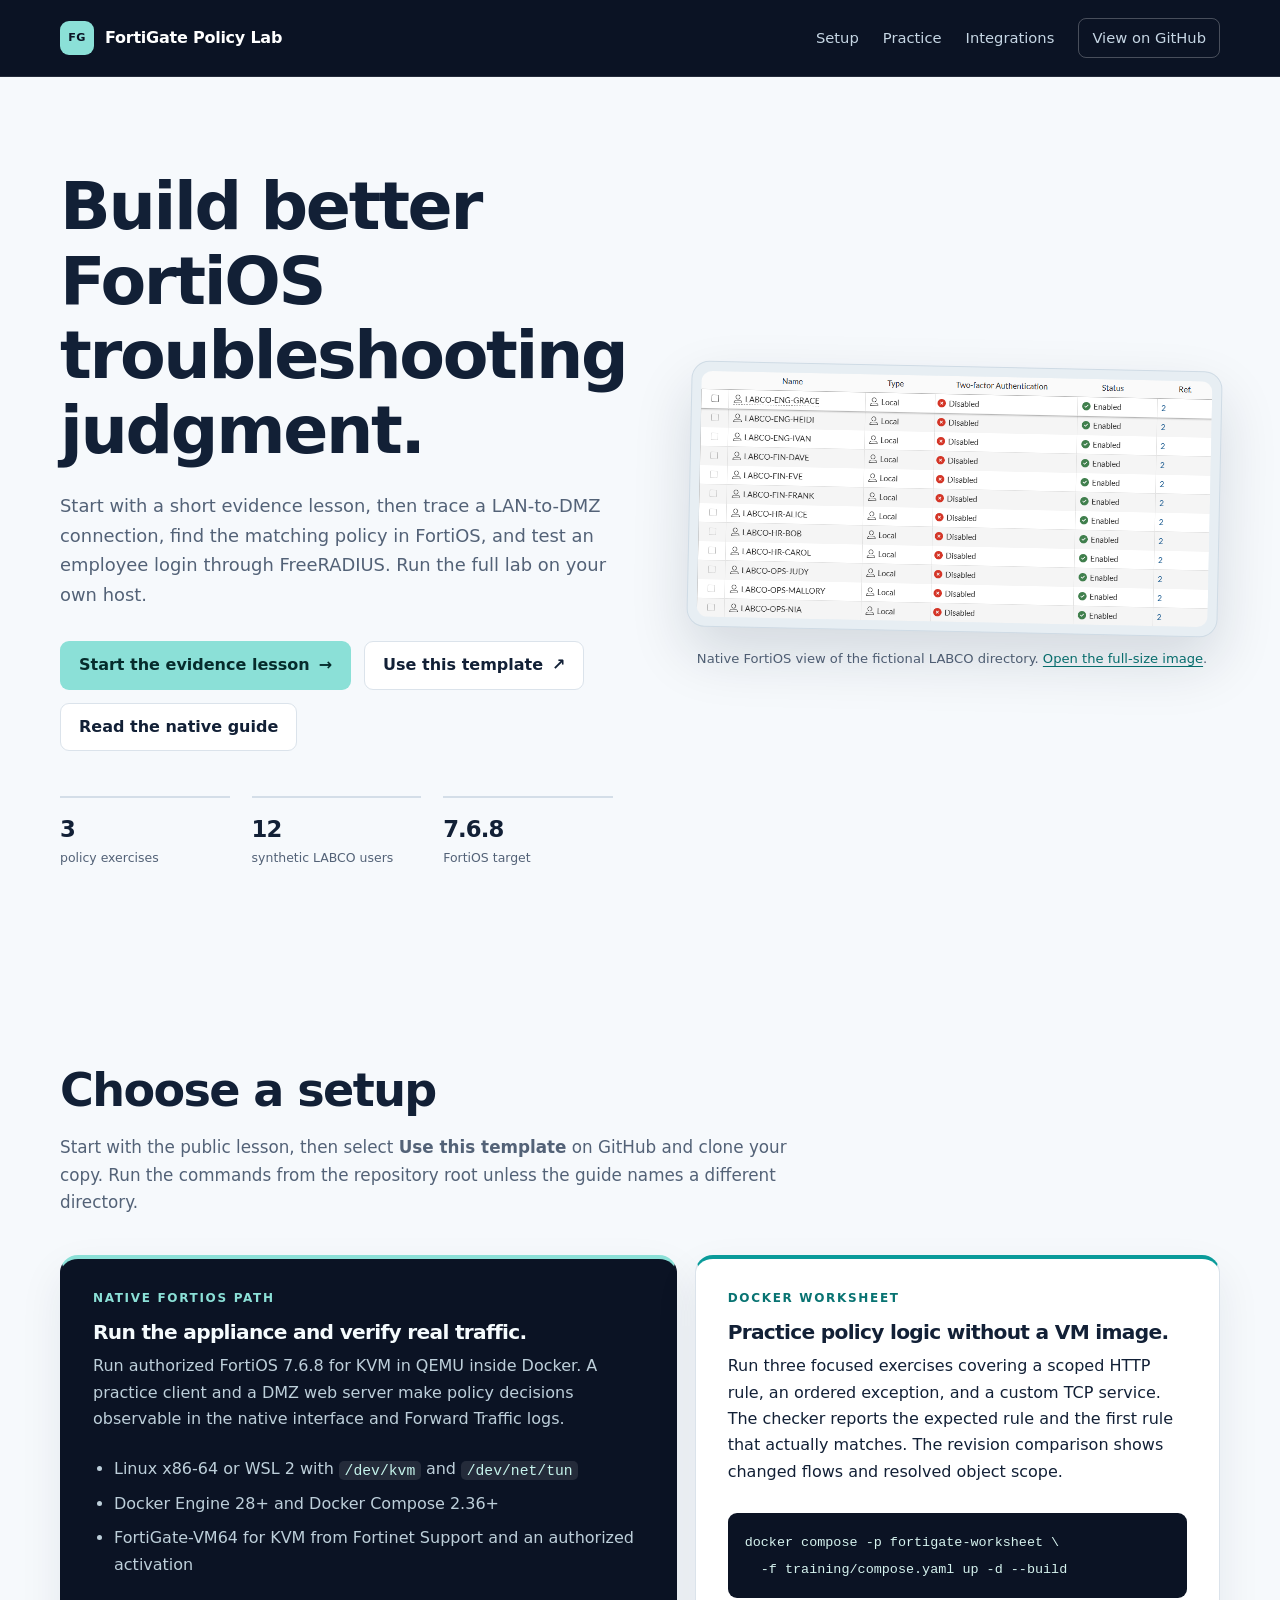
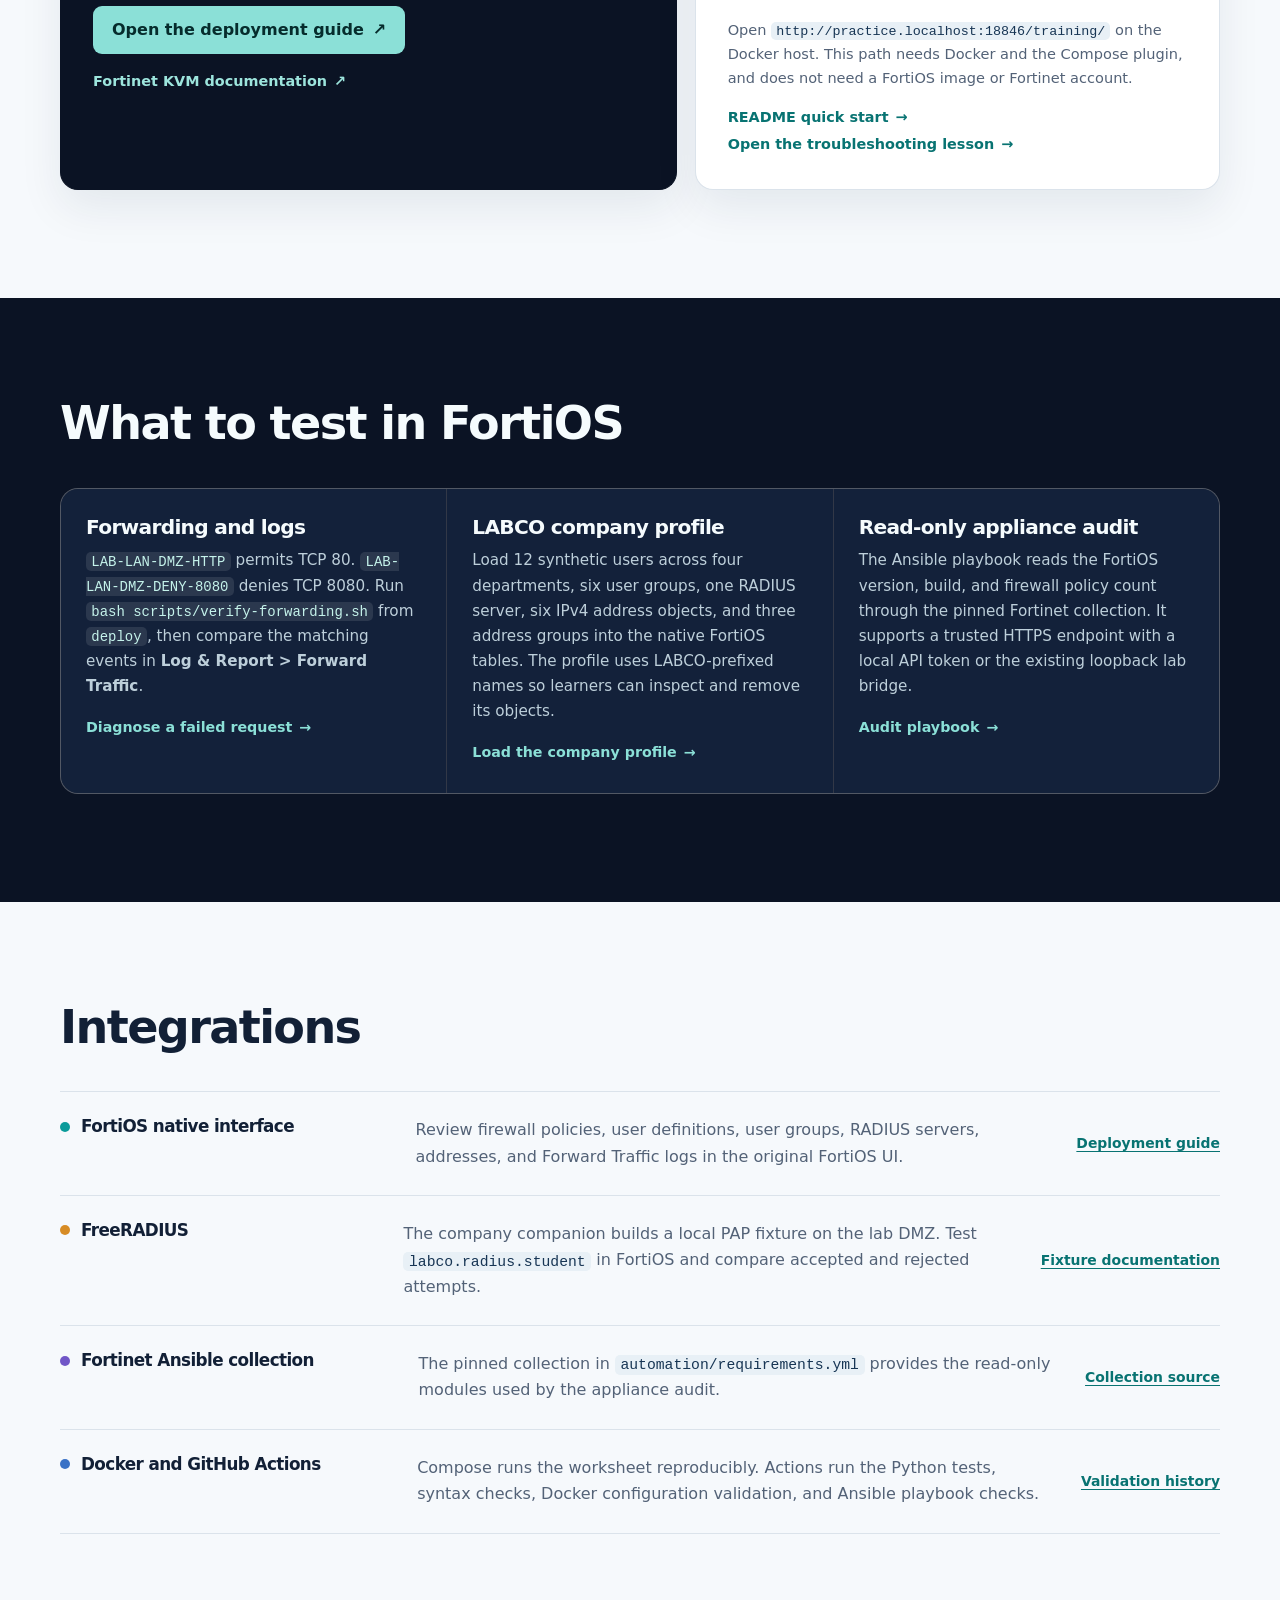
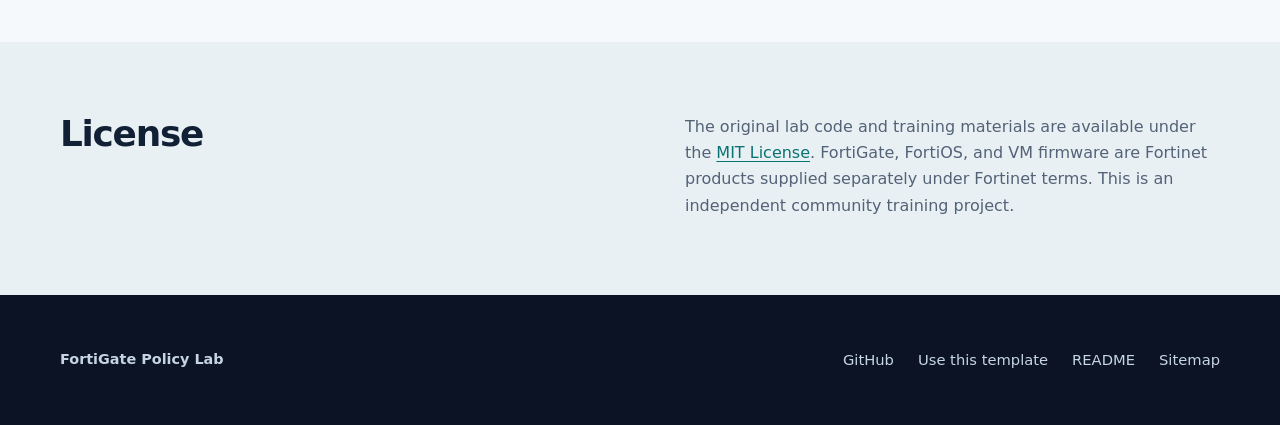
<file: docs/index.html>
<!doctype html>
<html lang="en">
<head>
  <meta charset="utf-8">
  <meta name="viewport" content="width=device-width, initial-scale=1">
  <meta name="description" content="FortiGate Policy Lab: a reusable FortiOS practice environment with an interactive evidence lesson, firewall policy exercises, traffic logs, RADIUS authentication, and read-only Ansible auditing.">
  <meta name="robots" content="index,follow">
  <meta name="theme-color" content="#0b1324">
  <link rel="canonical" href="https://ibondarenko1.github.io/fortigate-lab-template/">
  <meta property="og:type" content="website">
  <meta property="og:site_name" content="FortiGate Policy Lab">
  <meta property="og:title" content="FortiGate Policy Lab | FortiOS practice environment">
  <meta property="og:description" content="Practice FortiOS evidence correlation, firewall policy, forwarding logs, RADIUS authentication, and read-only Ansible auditing in a reusable open lab.">
  <meta property="og:url" content="https://ibondarenko1.github.io/fortigate-lab-template/">
  <meta property="og:image" content="https://ibondarenko1.github.io/fortigate-lab-template/lab-preview.png">
  <meta property="og:image:alt" content="Native FortiOS User Definition table showing synthetic LABCO users from four departments">
  <meta name="twitter:card" content="summary_large_image">
  <meta name="twitter:title" content="FortiGate Policy Lab | FortiOS practice environment">
  <meta name="twitter:description" content="A reusable open lab for FortiOS evidence correlation, policy, logging, RADIUS, and Ansible practice.">
  <meta name="twitter:image" content="https://ibondarenko1.github.io/fortigate-lab-template/lab-preview.png">
  <meta name="twitter:image:alt" content="Native FortiOS User Definition table showing synthetic LABCO users from four departments">
  <title>FortiGate Policy Lab | FortiOS practice environment</title>
  <link rel="stylesheet" href="site.css">
  <script type="application/ld+json">
  {
    "@context": "https://schema.org",
    "@type": "LearningResource",
    "name": "FortiGate Policy Lab",
    "description": "A reusable open lab for practicing FortiOS evidence correlation, firewall policy, forwarding logs, RADIUS authentication, and read-only Ansible auditing.",
    "url": "https://ibondarenko1.github.io/fortigate-lab-template/",
    "image": "https://ibondarenko1.github.io/fortigate-lab-template/lab-preview.png",
    "learningResourceType": "Hands-on network security lab",
    "isAccessibleForFree": true,
    "inLanguage": "en",
    "license": "https://opensource.org/license/mit",
    "about": ["FortiGate", "FortiOS", "FortiGate-VM", "RADIUS", "Docker", "Ansible"],
    "sameAs": "https://github.com/ibondarenko1/fortigate-lab-template"
  }
  </script>
</head>
<body>
  <a class="skip-link" href="#main-content">Skip to content</a>
  <header class="site-header">
    <div class="shell nav-wrap">
      <a class="brand" href="./" aria-label="FortiGate Policy Lab home">
        <span class="brand-mark" aria-hidden="true">FG</span>
        <span>FortiGate Policy Lab</span>
      </a>
      <nav aria-label="Primary navigation">
        <a href="#setup">Setup</a>
        <a href="#practice">Practice</a>
        <a href="#integrations">Integrations</a>
        <a class="nav-github" href="https://github.com/ibondarenko1/fortigate-lab-template">View on GitHub</a>
      </nav>
    </div>
  </header>

  <main id="main-content">
    <section class="hero shell" aria-labelledby="hero-title">
      <div class="hero-copy">
        <h1 id="hero-title">Build better FortiOS troubleshooting judgment.</h1>
        <p class="hero-lede">Start with a short evidence lesson, then trace a LAN-to-DMZ connection, find the matching policy in FortiOS, and test an employee login through FreeRADIUS. Run the full lab on your own host.</p>
        <div class="hero-actions">
          <a class="button button-primary" href="lesson.html">Start the evidence lesson <span aria-hidden="true">→</span></a>
          <a class="button button-secondary" href="https://github.com/ibondarenko1/fortigate-lab-template/generate">Use this template <span aria-hidden="true">↗</span></a>
          <a class="button button-secondary" href="https://github.com/ibondarenko1/fortigate-lab-template/blob/main/deploy/README.md">Read the native guide</a>
        </div>
        <dl class="stats" aria-label="Lab facts">
          <div><dt>3</dt><dd>policy exercises</dd></div>
          <div><dt>12</dt><dd>synthetic LABCO users</dd></div>
          <div><dt>7.6.8</dt><dd>FortiOS target</dd></div>
        </dl>
      </div>
      <figure class="hero-figure">
        <a class="image-frame" href="lab-preview.png" target="_blank" rel="noopener">
          <img src="lab-preview.png" width="968" height="466" alt="Native FortiOS User Definition table showing synthetic LABCO users from Human Resources, Finance, Engineering, and Operations" loading="eager">
        </a>
        <figcaption>Native FortiOS view of the fictional LABCO directory. <a href="lab-preview.png" target="_blank" rel="noopener">Open the full-size image</a>.</figcaption>
      </figure>
    </section>

    <section id="setup" class="section shell" aria-labelledby="setup-title">
      <div class="section-heading">
        <h2 id="setup-title">Choose a setup</h2>
        <p>Start with the public lesson, then select <strong>Use this template</strong> on GitHub and clone your copy. Run the commands from the repository root unless the guide names a different directory.</p>
      </div>
      <div class="setup-grid">
        <article class="setup-card setup-card-native">
          <p class="path-label">Native FortiOS path</p>
          <h3>Run the appliance and verify real traffic.</h3>
          <p>Run authorized FortiOS 7.6.8 for KVM in QEMU inside Docker. A practice client and a DMZ web server make policy decisions observable in the native interface and Forward Traffic logs.</p>
          <ul>
            <li>Linux x86-64 or WSL 2 with <code>/dev/kvm</code> and <code>/dev/net/tun</code></li>
            <li>Docker Engine 28+ and Docker Compose 2.36+</li>
            <li>FortiGate-VM64 for KVM from Fortinet Support and an authorized activation</li>
          </ul>
          <a class="button button-primary" href="https://github.com/ibondarenko1/fortigate-lab-template/blob/main/deploy/README.md">Open the deployment guide <span aria-hidden="true">↗</span></a>
          <a class="inline-link" href="https://docs.fortinet.com/document/fortigate-private-cloud/7.6.0/kvm-administration-guide/659352/deploying-the-fortigate-vm">Fortinet KVM documentation <span aria-hidden="true">↗</span></a>
        </article>
        <article class="setup-card">
          <p class="path-label">Docker worksheet</p>
          <h3>Practice policy logic without a VM image.</h3>
          <p>Run three focused exercises covering a scoped HTTP rule, an ordered exception, and a custom TCP service. The checker reports the expected rule and the first rule that actually matches. The revision comparison shows changed flows and resolved object scope.</p>
          <pre><code>docker compose -p fortigate-worksheet \
  -f training/compose.yaml up -d --build</code></pre>
          <p class="small-copy">Open <code>http://practice.localhost:18846/training/</code> on the Docker host. This path needs Docker and the Compose plugin, and does not need a FortiOS image or Fortinet account.</p>
          <a class="inline-link" href="https://github.com/ibondarenko1/fortigate-lab-template#try-the-worksheet">README quick start <span aria-hidden="true">→</span></a>
          <a class="inline-link" href="lesson.html">Open the troubleshooting lesson <span aria-hidden="true">→</span></a>
        </article>
      </div>
    </section>

    <section id="practice" class="section section-dark" aria-labelledby="practice-title">
      <div class="shell">
        <div class="section-heading section-heading-dark">
          <h2 id="practice-title">What to test in FortiOS</h2>
        </div>
        <div class="practice-grid">
          <article>
            <h3>Forwarding and logs</h3>
            <p><code>LAB-LAN-DMZ-HTTP</code> permits TCP 80. <code>LAB-LAN-DMZ-DENY-8080</code> denies TCP 8080. Run <code>bash scripts/verify-forwarding.sh</code> from <code>deploy</code>, then compare the matching events in <strong>Log &amp; Report &gt; Forward Traffic</strong>.</p>
            <a class="dark-link" href="lesson.html">Diagnose a failed request <span aria-hidden="true">→</span></a>
          </article>
          <article>
            <h3>LABCO company profile</h3>
            <p>Load 12 synthetic users across four departments, six user groups, one RADIUS server, six IPv4 address objects, and three address groups into the native FortiOS tables. The profile uses LABCO-prefixed names so learners can inspect and remove its objects.</p>
            <a class="dark-link" href="https://github.com/ibondarenko1/fortigate-lab-template#load-a-company-into-fortios">Load the company profile <span aria-hidden="true">→</span></a>
          </article>
          <article>
            <h3>Read-only appliance audit</h3>
            <p>The Ansible playbook reads the FortiOS version, build, and firewall policy count through the pinned Fortinet collection. It supports a trusted HTTPS endpoint with a local API token or the existing loopback lab bridge.</p>
            <a class="dark-link" href="https://github.com/ibondarenko1/fortigate-lab-template/blob/main/automation/audit.yml">Audit playbook <span aria-hidden="true">→</span></a>
          </article>
        </div>
      </div>
    </section>

    <section id="integrations" class="section shell" aria-labelledby="integrations-title">
      <div class="section-heading">
        <h2 id="integrations-title">Integrations</h2>
      </div>
      <div class="integration-list">
        <article class="integration-row">
          <h3><span class="dot dot-teal" aria-hidden="true"></span>FortiOS native interface</h3>
          <p>Review firewall policies, user definitions, user groups, RADIUS servers, addresses, and Forward Traffic logs in the original FortiOS UI.</p>
          <a href="https://github.com/ibondarenko1/fortigate-lab-template/blob/main/deploy/README.md">Deployment guide</a>
        </article>
        <article class="integration-row">
          <h3><span class="dot dot-amber" aria-hidden="true"></span>FreeRADIUS</h3>
          <p>The company companion builds a local PAP fixture on the lab DMZ. Test <code>labco.radius.student</code> in FortiOS and compare accepted and rejected attempts.</p>
          <a href="https://github.com/ibondarenko1/fortigate-lab-template/blob/main/training/radius/README.md">Fixture documentation</a>
        </article>
        <article class="integration-row">
          <h3><span class="dot dot-violet" aria-hidden="true"></span>Fortinet Ansible collection</h3>
          <p>The pinned collection in <code>automation/requirements.yml</code> provides the read-only modules used by the appliance audit.</p>
          <a href="https://github.com/fortinet-ansible-dev/ansible-galaxy-fortios-collection">Collection source</a>
        </article>
        <article class="integration-row">
          <h3><span class="dot dot-blue" aria-hidden="true"></span>Docker and GitHub Actions</h3>
          <p>Compose runs the worksheet reproducibly. Actions run the Python tests, syntax checks, Docker configuration validation, and Ansible playbook checks.</p>
          <a href="https://github.com/ibondarenko1/fortigate-lab-template/actions">Validation history</a>
        </article>
      </div>
    </section>

    <section class="section terms-section" aria-labelledby="terms-title">
      <div class="shell terms-grid">
        <h2 id="terms-title">License</h2>
        <p>The original lab code and training materials are available under the <a href="https://github.com/ibondarenko1/fortigate-lab-template/blob/main/LICENSE">MIT License</a>. FortiGate, FortiOS, and VM firmware are Fortinet products supplied separately under Fortinet terms. This is an independent community training project.</p>
      </div>
    </section>
  </main>

  <footer class="site-footer">
    <div class="shell footer-wrap">
      <p><strong>FortiGate Policy Lab</strong></p>
      <nav aria-label="Footer navigation">
        <a href="https://github.com/ibondarenko1/fortigate-lab-template">GitHub</a>
        <a href="https://github.com/ibondarenko1/fortigate-lab-template/generate">Use this template</a>
        <a href="https://github.com/ibondarenko1/fortigate-lab-template/blob/main/README.md">README</a>
        <a href="sitemap.xml">Sitemap</a>
      </nav>
    </div>
  </footer>
</body>
</html>
</file>
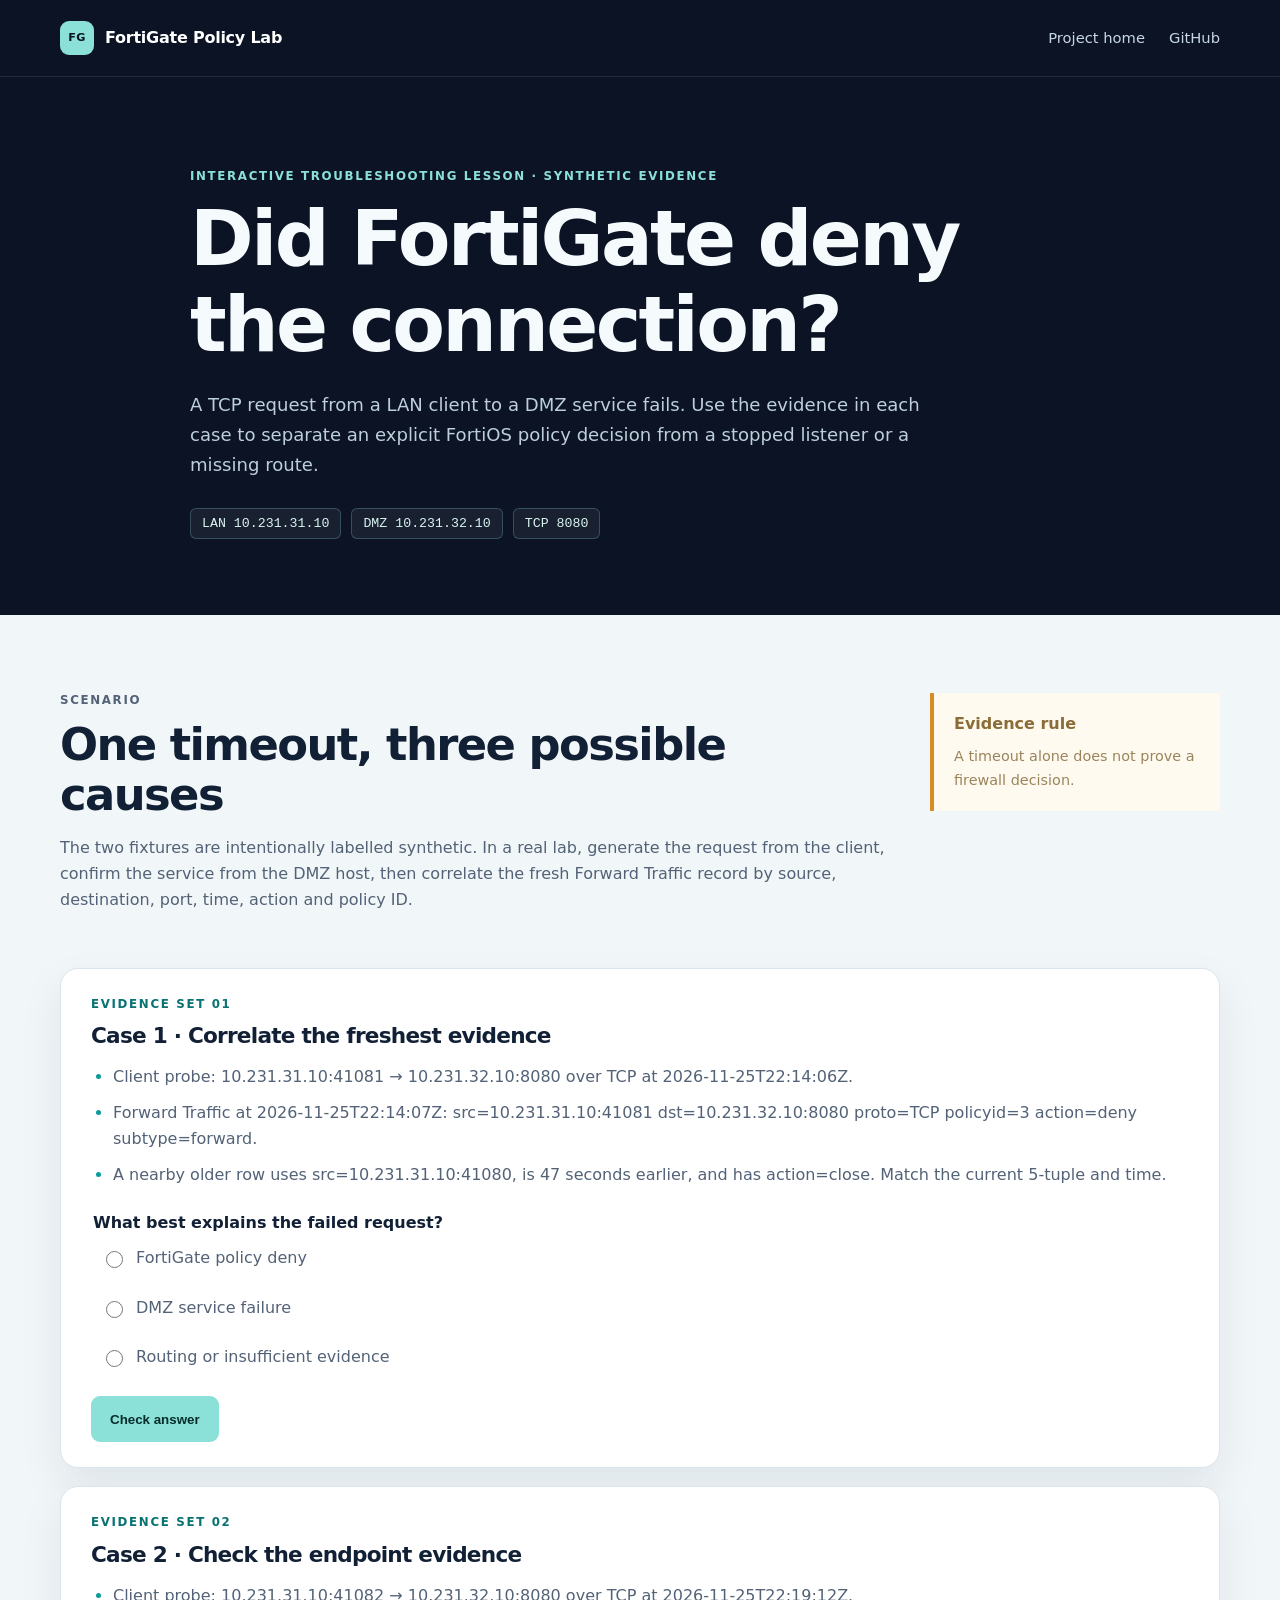
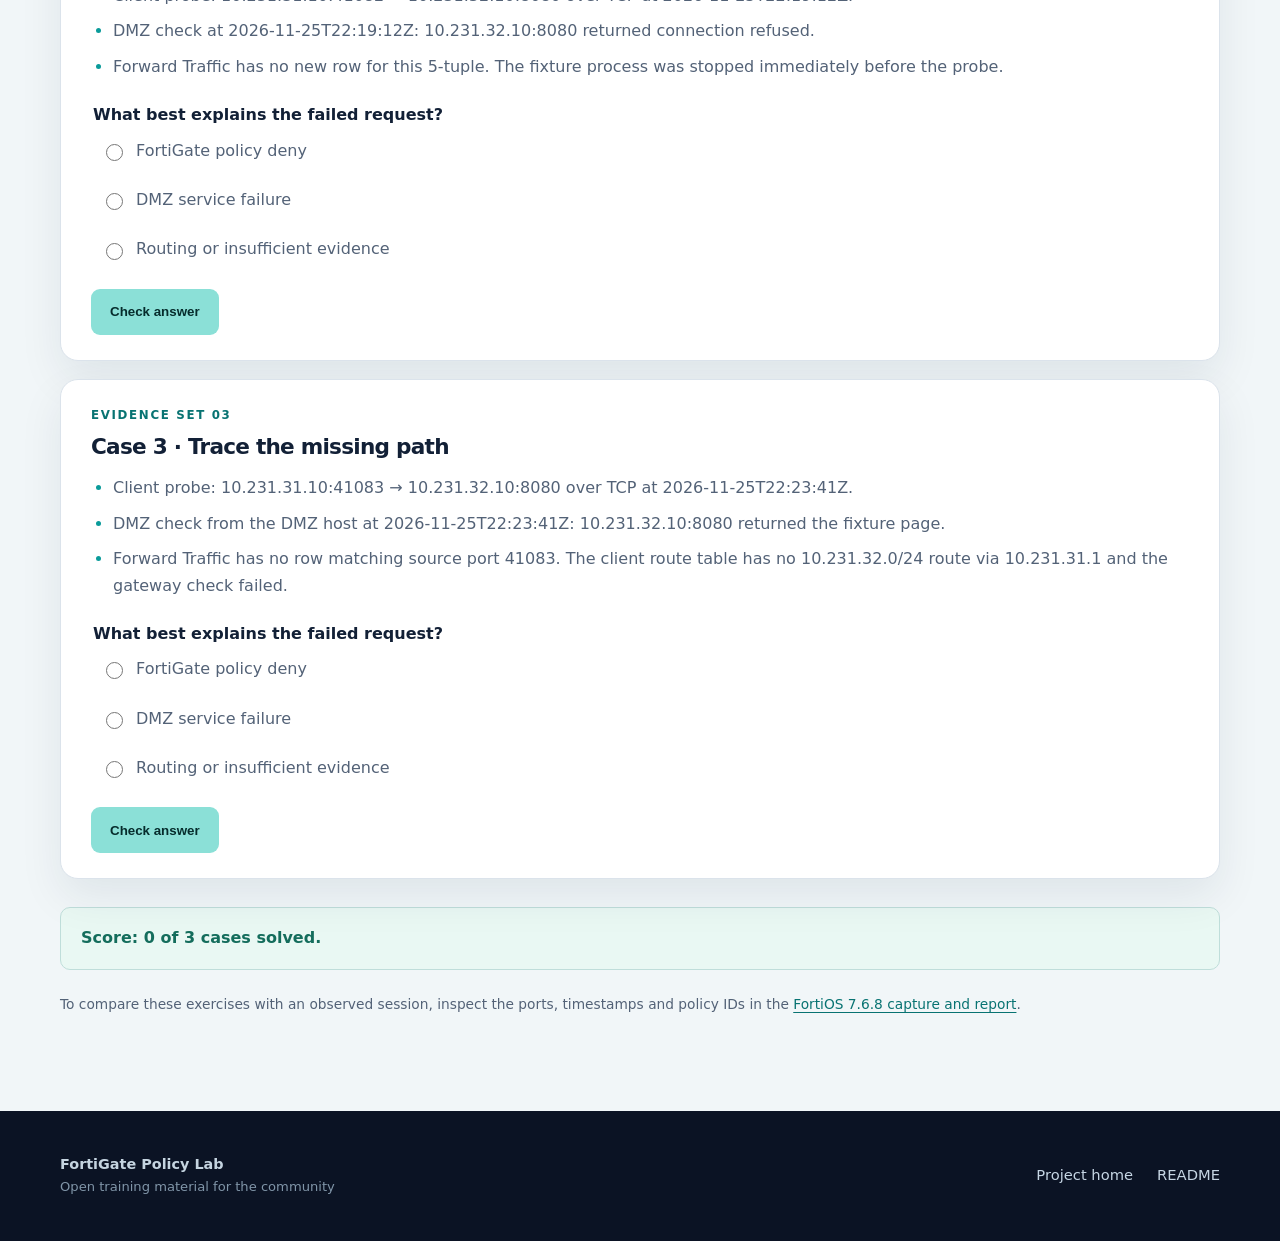
<file: docs/lesson.html>
<!doctype html>
<html lang="en">
<head>
  <meta charset="utf-8">
  <meta name="viewport" content="width=device-width, initial-scale=1">
  <meta name="description" content="A short FortiGate troubleshooting exercise about separating policy denies from service and routing failures.">
  <title>FortiGate Policy Lab · Diagnose a TCP deny</title>
  <link rel="stylesheet" href="site.css">
</head>
<body class="lesson-page">
  <a class="skip-link" href="#lesson-main">Skip to exercise</a>
  <header class="site-header">
    <div class="shell nav-wrap">
      <a class="brand" href="index.html"><span class="brand-mark" aria-hidden="true">FG</span><span>FortiGate Policy Lab</span></a>
      <nav aria-label="Primary navigation"><a href="index.html">Project home</a><a href="https://github.com/ibondarenko1/fortigate-lab-template">GitHub</a></nav>
    </div>
  </header>
  <main id="lesson-main">
    <section class="lesson-hero">
      <div class="shell lesson-hero-inner">
        <p class="eyebrow">Interactive troubleshooting lesson · synthetic evidence</p>
        <h1>Did FortiGate deny the connection?</h1>
        <p class="lesson-lede">A TCP request from a LAN client to a DMZ service fails. Use the evidence in each case to separate an explicit FortiOS policy decision from a stopped listener or a missing route.</p>
        <div class="lesson-meta" aria-label="Scenario facts"><span>LAN 10.231.31.10</span><span>DMZ 10.231.32.10</span><span>TCP 8080</span></div>
      </div>
    </section>
    <section class="lesson-section shell" aria-labelledby="brief-title">
      <div class="lesson-brief">
        <div><p class="eyebrow">Scenario</p><h2 id="brief-title">One timeout, three possible causes</h2><p>The two fixtures are intentionally labelled synthetic. In a real lab, generate the request from the client, confirm the service from the DMZ host, then correlate the fresh Forward Traffic record by source, destination, port, time, action and policy ID.</p></div>
        <div class="lesson-callout"><strong>Evidence rule</strong><span>A timeout alone does not prove a firewall decision.</span></div>
      </div>
      <div id="case-list" class="lesson-cases"></div>
      <div id="lesson-score" class="lesson-score" role="status" aria-live="polite"></div>
      <p class="lesson-footnote">To compare these exercises with an observed session, inspect the ports, timestamps and policy IDs in the <a href="https://github.com/ibondarenko1/fortigate-lab-template/tree/main/deploy/examples/forwarding">FortiOS 7.6.8 capture and report</a>.</p>
    </section>
  </main>
  <footer class="site-footer"><div class="shell footer-wrap"><p><strong>FortiGate Policy Lab</strong><br><span>Open training material for the community</span></p><nav aria-label="Footer navigation"><a href="index.html">Project home</a><a href="https://github.com/ibondarenko1/fortigate-lab-template/blob/main/README.md">README</a></nav></div></footer>
  <script>
    (function () {
      'use strict';
      var cases = [
        {
          title: 'Case 1 · Correlate the freshest evidence',
          evidence: [
            'Client probe: 10.231.31.10:41081 → 10.231.32.10:8080 over TCP at 2026-11-25T22:14:06Z.',
            'Forward Traffic at 2026-11-25T22:14:07Z: src=10.231.31.10:41081 dst=10.231.32.10:8080 proto=TCP policyid=3 action=deny subtype=forward.',
            'A nearby older row uses src=10.231.31.10:41080, is 47 seconds earlier, and has action=close. Match the current 5-tuple and time.'
          ],
          answer: 'policy',
          explanation: 'The exact source port, destination, protocol, and destination port correlate with a fresh Forward Traffic row. Policy ID 3 and action deny identify an explicit FortiGate decision; the older source port is a stale connection.'
        },
        {
          title: 'Case 2 · Check the endpoint evidence',
          evidence: [
            'Client probe: 10.231.31.10:41082 → 10.231.32.10:8080 over TCP at 2026-11-25T22:19:12Z.',
            'DMZ check at 2026-11-25T22:19:12Z: 10.231.32.10:8080 returned connection refused.',
            'Forward Traffic has no new row for this 5-tuple. The fixture process was stopped immediately before the probe.'
          ],
          answer: 'service',
          explanation: 'Connection refused is endpoint evidence, and no Forward Traffic event matches source port 41082. Restore the listener before diagnosing a policy.'
        },
        {
          title: 'Case 3 · Trace the missing path',
          evidence: [
            'Client probe: 10.231.31.10:41083 → 10.231.32.10:8080 over TCP at 2026-11-25T22:23:41Z.',
            'DMZ check from the DMZ host at 2026-11-25T22:23:41Z: 10.231.32.10:8080 returned the fixture page.',
            'Forward Traffic has no row matching source port 41083. The client route table has no 10.231.32.0/24 route via 10.231.31.1 and the gateway check failed.'
          ],
          answer: 'route',
          explanation: 'The listener is healthy, but the client cannot reach the DMZ network and no FortiOS event matches source port 41083. Fix or verify routing before attributing the failure to a policy.'
        }
      ];
      var labels = { policy: 'FortiGate policy deny', service: 'DMZ service failure', route: 'Routing or insufficient evidence' };
      var root = document.getElementById('case-list');
      var score = document.getElementById('lesson-score');
      var correct = 0;
      function node(tag, className, text) { var item = document.createElement(tag); if (className) item.className = className; if (text !== undefined) item.textContent = text; return item; }
      function renderCase(item, index) {
        var article = node('article', 'lesson-case'); article.id = 'case-' + index;
        article.appendChild(node('p', 'eyebrow', 'Evidence set ' + String(index + 1).padStart(2, '0')));
        article.appendChild(node('h3', '', item.title));
        var list = node('ul', 'evidence-list'); item.evidence.forEach(function (line) { list.appendChild(node('li', '', line)); }); article.appendChild(list);
        var form = node('fieldset', 'answer-fieldset'); form.appendChild(node('legend', 'field-label', 'What best explains the failed request?'));
        Object.keys(labels).forEach(function (key) {
          var label = node('label', 'answer-option'); var input = document.createElement('input'); input.type = 'radio'; input.name = 'case-' + index; input.value = key; label.append(input, node('span', '', labels[key])); form.appendChild(label);
        });
        var actions = node('div', 'lesson-actions'); var button = node('button', 'button button-primary', 'Check answer'); button.type = 'button'; actions.appendChild(button); article.appendChild(form); article.appendChild(actions);
        var result = node('div', 'lesson-result'); result.hidden = true; result.setAttribute('role', 'status'); result.setAttribute('aria-live', 'polite'); article.appendChild(result);
        button.addEventListener('click', function () {
          var selected = form.querySelector('input:checked');
          if (!selected) { result.hidden = false; result.className = 'lesson-result lesson-result-warning'; result.textContent = 'Choose one explanation before checking this case.'; return; }
          var right = selected.value === item.answer;
          if (article.dataset.answer === 'correct') correct -= 1;
          if (right) correct += 1;
          article.dataset.answer = right ? 'correct' : 'wrong';
          result.hidden = false; result.className = 'lesson-result ' + (right ? 'lesson-result-correct' : 'lesson-result-wrong');
          result.textContent = (right ? 'Correct. ' : 'Review the evidence. ') + item.explanation;
          button.textContent = right ? 'Checked' : 'Try again';
          score.textContent = 'Score: ' + correct + ' of ' + cases.length + ' cases solved.';
        });
        return article;
      }
      cases.forEach(function (item, index) { root.appendChild(renderCase(item, index)); });
      score.textContent = 'Score: 0 of ' + cases.length + ' cases solved.';
    }());
  </script>
</body>
</html>
</file>
<file: docs/site.css>
:root {
  --ink: #122036;
  --muted: #536277;
  --line: #dbe3eb;
  --paper: #f6f9fc;
  --white: #fff;
  --navy: #0b1324;
  --navy-soft: #13213a;
  --teal: #0a9b9a;
  --teal-dark: #087372;
  --amber: #d78c25;
  --violet: #7056c7;
  --blue: #3972c6;
  --shadow: 0 18px 44px rgba(16, 36, 62, .08);
  --radius: 18px;
}

* { box-sizing: border-box; }
html { scroll-behavior: smooth; }
body {
  margin: 0;
  color: var(--ink);
  background: var(--paper);
  font-family: Inter, ui-sans-serif, system-ui, -apple-system, BlinkMacSystemFont, "Segoe UI", sans-serif;
  font-size: 16px;
  line-height: 1.65;
  text-rendering: optimizeLegibility;
}
a { color: var(--teal-dark); text-underline-offset: 3px; }
a:hover { color: #055856; }
code {
  padding: .12em .38em;
  border-radius: 5px;
  color: #173554;
  background: #e8f0f6;
  font: .92em/1.2 "SFMono-Regular", Consolas, "Liberation Mono", monospace;
}
.shell { width: min(1160px, calc(100% - 48px)); margin: 0 auto; }
.skip-link {
  position: absolute;
  top: -48px;
  left: 16px;
  z-index: 5;
  padding: 8px 14px;
  color: var(--white);
  background: var(--teal-dark);
  border-radius: 0 0 8px 8px;
}
.skip-link:focus { top: 0; }
.site-header { color: #edf5fa; background: var(--navy); border-bottom: 1px solid rgba(255,255,255,.1); }
.nav-wrap { display: flex; align-items: center; justify-content: space-between; min-height: 76px; gap: 28px; }
.brand { display: inline-flex; align-items: center; gap: 11px; color: #fff; font-weight: 760; letter-spacing: -.015em; text-decoration: none; white-space: nowrap; }
.brand:hover { color: #fff; }
.brand-mark {
  display: grid;
  width: 34px;
  height: 34px;
  place-items: center;
  color: var(--navy);
  background: #8be0d7;
  border-radius: 9px;
  font-size: .7rem;
  font-weight: 850;
  letter-spacing: .02em;
}
.site-header nav, .site-footer nav { display: flex; align-items: center; gap: 24px; }
.site-header nav a, .site-footer nav a { color: #c6d6e4; font-size: .92rem; text-decoration: none; }
.site-header nav a:hover, .site-footer nav a:hover { color: #fff; }
.nav-github { padding: 7px 13px; border: 1px solid rgba(255,255,255,.25); border-radius: 8px; }
.hero { display: grid; grid-template-columns: minmax(0, 1.02fr) minmax(360px, .98fr); align-items: center; gap: 76px; padding-top: 92px; padding-bottom: 100px; }
.hero-copy { max-width: 650px; }
h1, h2, h3, p { margin-top: 0; }
h1, h2, h3 { color: var(--ink); line-height: 1.12; letter-spacing: -.035em; }
h1 { max-width: 620px; margin-bottom: 24px; font-size: clamp(2.65rem, 5.2vw, 4.65rem); }
h2 { margin-bottom: 17px; font-size: clamp(2rem, 3.6vw, 3.15rem); }
h3 { margin-bottom: 10px; font-size: 1.26rem; }
.hero-lede { max-width: 610px; margin-bottom: 32px; color: var(--muted); font-size: 1.12rem; }
.hero-actions { display: flex; flex-wrap: wrap; gap: 13px; margin-bottom: 45px; }
.button {
  display: inline-flex;
  align-items: center;
  justify-content: center;
  gap: 9px;
  min-height: 46px;
  padding: 10px 18px;
  border: 1px solid transparent;
  border-radius: 9px;
  font-weight: 750;
  text-decoration: none;
  transition: transform .18s ease, background .18s ease, color .18s ease;
}
.button:hover { transform: translateY(-1px); }
.button-primary { color: #062c2c; background: #8be0d7; }
.button-primary:hover { color: #062c2c; background: #a3e9e0; }
.button-secondary { color: var(--ink); background: var(--white); border-color: var(--line); }
.button-secondary:hover { color: var(--ink); background: #eef5f8; }
.stats { display: grid; grid-template-columns: repeat(3, minmax(0, 1fr)); gap: 22px; margin: 0; }
.stats div { padding-top: 13px; border-top: 2px solid #d4dee8; }
.stats dt { color: var(--ink); font-size: 1.42rem; font-weight: 800; letter-spacing: -.04em; }
.stats dd { margin: 1px 0 0; color: var(--muted); font-size: .78rem; line-height: 1.25; }
.hero-figure { margin: 0; }
.image-frame {
  display: block;
  overflow: hidden;
  padding: 9px;
  background: #e7eef3;
  border: 1px solid #cfdbe5;
  border-radius: 18px;
  box-shadow: 0 26px 58px rgba(7, 28, 48, .14);
  transform: rotate(1.2deg);
}
.image-frame img { display: block; width: 100%; height: auto; border-radius: 11px; background: #dae5ec; }
figcaption { margin: 17px 8px 0; color: var(--muted); font-size: .82rem; line-height: 1.45; }
.section { padding-top: 100px; padding-bottom: 108px; }
.section-heading { max-width: 770px; margin-bottom: 38px; }
.section-heading p:last-child { margin-bottom: 0; color: var(--muted); font-size: 1.05rem; }
.setup-grid { display: grid; grid-template-columns: minmax(0, 1.08fr) minmax(0, .92fr); gap: 18px; align-items: stretch; }
.setup-card {
  min-width: 0;
  padding: 32px;
  background: var(--white);
  border: 1px solid var(--line);
  border-top: 4px solid var(--teal);
  border-radius: var(--radius);
  box-shadow: var(--shadow);
}
.setup-card .button { max-width: 100%; white-space: normal; text-align: center; }
.setup-card-native { color: #d9e8f1; background: var(--navy); border-color: var(--navy); border-top-color: #8be0d7; }
.setup-card-native h3 { color: #f5fbfd; }
.setup-card-native > p:not(.path-label), .setup-card-native li { color: #bdcfda; }
.setup-card-native code { color: #c5f3eb; background: rgba(255,255,255,.1); }
.path-label { margin-bottom: 14px; color: var(--teal-dark); font-size: .75rem; font-weight: 800; letter-spacing: .14em; line-height: 1.3; text-transform: uppercase; }
.setup-card-native .path-label { color: #8be0d7; }
.setup-card ul { margin: 24px 0 28px; padding-left: 21px; }
.setup-card li { margin-bottom: 8px; }
.setup-card .button { margin-bottom: 14px; }
.setup-card pre { margin-top: 28px; }
.inline-link { display: inline-flex; align-items: center; gap: 7px; font-size: .9rem; font-weight: 750; text-decoration: none; }
.inline-link:hover { gap: 10px; }
.setup-card-native .inline-link { color: #9de5dd; }
.small-copy { color: var(--muted); font-size: .91rem; }
.section-dark { color: #d9e8f1; background: var(--navy); }
.section-heading-dark { max-width: 700px; }
.section-dark h2, .section-dark h3 { color: #f5fbfd; }
.section-dark .section-heading p:last-child { color: #bdcfda; }
.practice-grid { display: grid; grid-template-columns: repeat(3, 1fr); gap: 1px; overflow: hidden; background: rgba(255,255,255,.16); border: 1px solid rgba(255,255,255,.16); border-radius: var(--radius); }
.practice-grid article { min-height: 225px; padding: 27px 25px; background: var(--navy-soft); }
.practice-grid p { color: #bdcfda; font-size: .95rem; }
.practice-grid code { color: #c5f3eb; background: rgba(255,255,255,.1); }
.dark-link { display: inline-flex; align-items: center; gap: 7px; color: #8be0d7; font-size: .89rem; font-weight: 750; text-decoration: none; }
.dark-link:hover { color: #d1f7f1; gap: 10px; }
.integration-list { border-top: 1px solid var(--line); }
.integration-row { display: grid; grid-template-columns: minmax(230px, .8fr) minmax(0, 1.55fr) auto; gap: 30px; align-items: start; padding: 25px 0; border-bottom: 1px solid var(--line); }
.integration-row h3 { display: flex; align-items: center; gap: 11px; margin: 0; font-size: 1.05rem; }
.integration-row p { margin: 0; color: var(--muted); }
.integration-row > a { align-self: center; font-size: .87rem; font-weight: 750; white-space: nowrap; }
.dot { display: inline-block; width: 10px; height: 10px; flex: 0 0 auto; border-radius: 50%; }
.dot-teal { background: var(--teal); }.dot-amber { background: var(--amber); }.dot-violet { background: var(--violet); }.dot-blue { background: var(--blue); }
.terms-section { padding-top: 72px; padding-bottom: 76px; background: #e9f0f4; }
.terms-grid { display: grid; grid-template-columns: minmax(0, 1fr) minmax(0, 1fr); gap: 90px; align-items: start; }
.terms-grid h2 { font-size: clamp(1.7rem, 2.8vw, 2.35rem); }
.terms-grid p { margin-bottom: 0; color: var(--muted); }
pre { overflow-x: auto; margin: 15px 0 20px; padding: 16px 17px; color: #d6f3ef; background: var(--navy); border-radius: 9px; }
pre code { padding: 0; color: inherit; background: transparent; font-size: .84rem; }
.site-footer { color: #c5d4e0; background: var(--navy); }
.footer-wrap { display: flex; align-items: center; justify-content: space-between; gap: 30px; min-height: 130px; }
.footer-wrap p { margin: 0; font-size: .9rem; line-height: 1.5; }
.footer-wrap p span { color: #8095a8; font-size: .82rem; }
.footer-wrap nav { flex-wrap: wrap; justify-content: flex-end; }
a:focus-visible, button:focus-visible { outline: 3px solid #e2aa47; outline-offset: 3px; border-radius: 4px; }
@media (max-width: 920px) {
  .hero { grid-template-columns: 1fr; gap: 44px; padding-top: 70px; }
  .hero-copy, .hero-figure { max-width: 720px; }
  .setup-grid { grid-template-columns: 1fr; }
  .practice-grid { grid-template-columns: 1fr; }
  .practice-grid article { min-height: auto; }
}
@media (max-width: 700px) {
  .shell { width: min(100% - 32px, 600px); }
  .nav-wrap { align-items: flex-start; flex-direction: column; padding: 18px 0; gap: 15px; }
  .site-header nav { flex-wrap: wrap; gap: 8px 17px; }
  .site-header nav a { font-size: .86rem; }
  h1 { font-size: clamp(2.4rem, 12vw, 3.55rem); }
  .hero { padding-bottom: 72px; }
  .stats { grid-template-columns: repeat(3, 1fr); gap: 12px; }
  .stats dt { font-size: 1.2rem; }
  .stats dd { font-size: .7rem; }
  .section { padding-top: 72px; padding-bottom: 76px; }
  .setup-card { padding: 26px 23px; }
  .integration-row { grid-template-columns: 1fr; gap: 9px; }
  .integration-row > a { align-self: start; }
  .terms-grid { grid-template-columns: 1fr; gap: 15px; }
  .terms-section { padding-top: 62px; padding-bottom: 66px; }
  .footer-wrap { align-items: flex-start; flex-direction: column; justify-content: center; padding: 28px 0; }
  .footer-wrap nav { justify-content: flex-start; gap: 13px 20px; }
}
@media (max-width: 430px) {
  .stats { grid-template-columns: 1fr; gap: 11px; }
  .stats div { display: flex; align-items: baseline; gap: 9px; }
  .stats dd { font-size: .76rem; }
  .hero-actions { align-items: stretch; flex-direction: column; }
  .hero-actions .button { width: 100%; }
  .small-copy code { overflow-wrap: anywhere; }
  pre code { white-space: pre-wrap; overflow-wrap: anywhere; }
}
@media (prefers-reduced-motion: reduce) {
  html { scroll-behavior: auto; }
  .button, .inline-link, .dark-link { transition: none; }
}

.lesson-page { background: #f1f6f8; }
.lesson-hero { padding: 92px 0 76px; color: #d9e8f1; background: var(--navy); }
.lesson-hero-inner { max-width: 900px; }
.lesson-hero h1 { max-width: 780px; margin-bottom: 22px; color: #f5fbfd; font-size: clamp(2.6rem, 6vw, 5rem); }
.lesson-lede { max-width: 730px; margin-bottom: 28px; color: #bdcfda; font-size: 1.13rem; }
.eyebrow { margin-bottom: 12px; color: var(--teal-dark); font-size: .74rem; font-weight: 800; letter-spacing: .14em; line-height: 1.3; text-transform: uppercase; }
.lesson-hero .eyebrow { color: #8be0d7; }
.lesson-meta { display: flex; flex-wrap: wrap; gap: 10px; }
.lesson-meta span { padding: 7px 11px; border: 1px solid rgba(139,224,215,.25); border-radius: 6px; color: #d8f3ef; background: rgba(255,255,255,.06); font: .83rem "SFMono-Regular", Consolas, monospace; }
.lesson-section { padding-top: 78px; padding-bottom: 95px; }
.lesson-brief { display: grid; grid-template-columns: minmax(0, 1fr) 290px; gap: 40px; align-items: start; margin-bottom: 38px; }
.lesson-brief h2 { margin-bottom: 14px; font-size: clamp(1.9rem, 3.6vw, 2.8rem); }
.lesson-brief p { color: var(--muted); }
.lesson-callout { display: grid; gap: 8px; padding: 18px 20px; border-left: 4px solid var(--amber); color: #8a6c36; background: #fffaf0; }
.lesson-callout span { color: #9a845a; font-size: .9rem; }
.lesson-cases { display: grid; gap: 18px; }
.lesson-case { padding: 28px 30px 25px; border: 1px solid var(--line); border-radius: var(--radius); background: var(--white); box-shadow: var(--shadow); }
.lesson-case h3 { margin-bottom: 16px; font-size: 1.35rem; }
.evidence-list { display: grid; gap: 9px; margin: 0 0 22px; padding-left: 22px; color: var(--muted); }
.evidence-list li::marker { color: var(--teal); }
.answer-fieldset { display: grid; gap: 9px; margin: 0; padding: 0; border: 0; }
.answer-fieldset legend { margin-bottom: 2px; color: var(--ink); font-weight: 750; }
.answer-option { display: flex; align-items: center; gap: 10px; width: fit-content; padding: 7px 10px; border-radius: 6px; color: var(--muted); cursor: pointer; }
.answer-option:hover { background: #f0f7f7; }
.answer-option input { width: 17px; height: 17px; accent-color: var(--teal); }
.lesson-actions { margin-top: 19px; }
.lesson-result { margin-top: 18px; padding: 13px 15px; border-radius: 7px; font-size: .94rem; }
.lesson-result-correct { color: #146d5c; background: #e9f8f3; border: 1px solid #b7e8dc; }
.lesson-result-wrong { color: #91414f; background: #fff1f3; border: 1px solid #f0ccd3; }
.lesson-result-warning { color: #8a6c36; background: #fff9eb; border: 1px solid #efdba9; }
.lesson-score { margin-top: 28px; padding: 17px 20px; border: 1px solid #bfdeda; border-radius: 10px; color: #146d5c; background: #e9f8f3; font-weight: 750; }
.lesson-footnote { margin: 23px 0 0; color: var(--muted); font-size: .86rem; }
@media (max-width: 700px) {
  .lesson-hero { padding-top: 66px; padding-bottom: 58px; }
  .lesson-section { padding-top: 57px; padding-bottom: 72px; }
  .lesson-brief { grid-template-columns: 1fr; gap: 12px; }
  .lesson-case { padding: 23px 20px 21px; }
}
</file>
